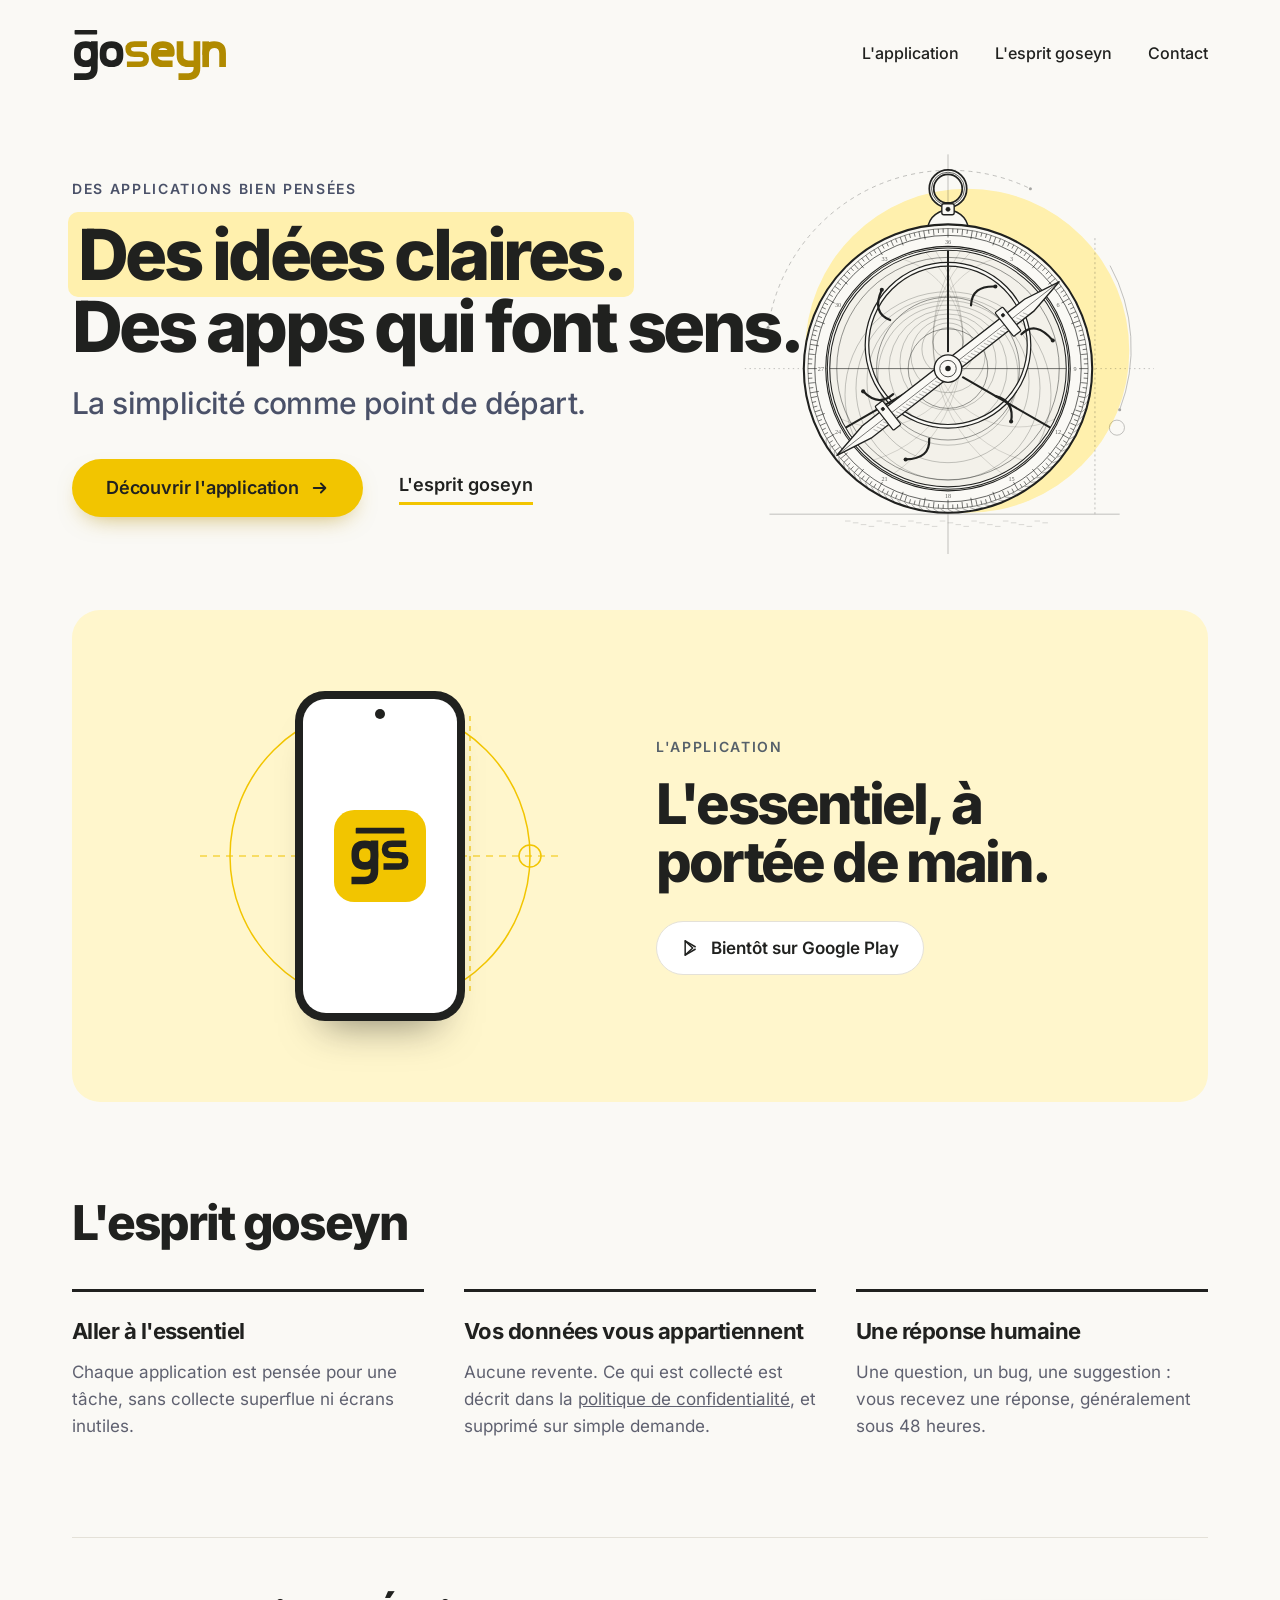
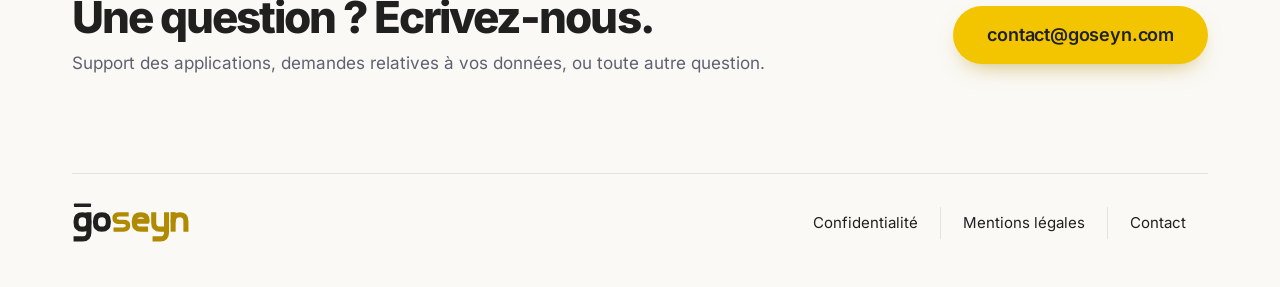
<file: index.html>
<!doctype html>
<html lang="fr">
<head>
<meta charset="utf-8">
<meta name="viewport" content="width=device-width, initial-scale=1">
<title>goseyn — des applications bien pensées</title>
<meta name="description" content="goseyn conçoit des applications mobiles simples, qui vont à l'essentiel et respectent vos données.">
<meta name="theme-color" content="#FAF9F5">
<link rel="icon" href="/favicon.ico" sizes="any">
<link rel="icon" href="/favicon.svg" type="image/svg+xml">
<link rel="apple-touch-icon" href="/apple-touch-icon.png">
<link rel="preload" href="/assets/fonts/inter-latin-wght-normal.woff2" as="font" type="font/woff2" crossorigin>
<link rel="stylesheet" href="/assets/css/site.css">
<meta property="og:title" content="goseyn">
<meta property="og:description" content="Des idées claires. Des apps qui font sens.">
<meta property="og:image" content="https://goseyn.com/assets/brand/png/og-image.png">
</head>
<body>
<a class="skip" href="#contenu">Aller au contenu</a>
<div class="wrap">
  <header class="site-header">
    <a class="logo" href="/" aria-label="goseyn, accueil"><img src="/assets/brand/goseyn-wordmark.svg" alt="goseyn" width="156" height="54"></a>
    <nav class="site-nav" aria-label="Navigation principale">
      <a href="#application">L'application</a>
      <a class="opt" href="#esprit">L'esprit goseyn</a>
      <a href="#contact">Contact</a>
    </nav>
  </header>

  <main id="contenu">
    <section class="hero">
      <div>
        <p class="eyebrow">Des applications bien pensées</p>
        <h1><span class="line"><span class="mark">Des idées claires.</span></span><br><span class="line">Des apps qui font sens.</span></h1>
        <p class="lead">La simplicité comme point de départ.</p>
        <div class="actions">
          <a class="btn btn-yellow" href="#application">Découvrir l'application
            <svg viewBox="0 0 20 20" fill="none" stroke="currentColor" stroke-width="2" stroke-linecap="round" stroke-linejoin="round" aria-hidden="true"><path d="M3 10h13M11 5l5 5-5 5"/></svg></a>
          <a class="link" href="#esprit">L'esprit goseyn</a>
        </div>
      </div>
      <img class="hero-art" src="/assets/img/astrolabe.svg" alt="" width="560" height="560">
    </section>

    <section class="panel" id="application" aria-labelledby="app-titre">
      <div class="phone-stage">
        <svg class="orbit" viewBox="0 0 360 360" fill="none" aria-hidden="true">
          <circle cx="180" cy="180" r="150" stroke="#F2C500" stroke-width="1.5"/>
          <path d="M0 180H360" stroke="#F2C500" stroke-width="1.2" stroke-dasharray="7 6"/>
          <path d="M270 40V320" stroke="#F2C500" stroke-width="1.2" stroke-dasharray="5 5"/>
          <circle cx="330" cy="180" r="11" stroke="#F2C500" stroke-width="1.5"/>
        </svg>
        <div class="phone" role="img" aria-label="Icône de l'application goseyn sur un téléphone">
          <div class="screen"><img src="/assets/brand/gs-jaune.svg" alt="" width="92" height="92"></div>
        </div>
      </div>
      <div>
        <p class="label">L'application</p>
        <h2 id="app-titre">L'essentiel, à portée de main.</h2>
        <span class="soon">
          <svg viewBox="0 0 24 24" fill="none" stroke="currentColor" stroke-width="1.8" stroke-linecap="round" stroke-linejoin="round" aria-hidden="true"><path d="M5 3.5v17l9-8.5-9-8.5z"/><path d="M5 3.5l12 7M5 20.5l12-7"/></svg>
          Bientôt sur Google Play
        </span>
      </div>
    </section>

    <section class="section" id="esprit" aria-labelledby="esprit-titre">
      <h2 id="esprit-titre">L'esprit goseyn</h2>
      <ul class="principles">
        <li><h3>Aller à l'essentiel</h3><p>Chaque application est pensée pour une tâche, sans collecte superflue ni écrans inutiles.</p></li>
        <li><h3>Vos données vous appartiennent</h3><p>Aucune revente. Ce qui est collecté est décrit dans la <a href="/confidentialite.html">politique de confidentialité</a>, et supprimé sur simple demande.</p></li>
        <li><h3>Une réponse humaine</h3><p>Une question, un bug, une suggestion : vous recevez une réponse, généralement sous 48 heures.</p></li>
      </ul>
    </section>

    <section class="contact" id="contact" aria-labelledby="contact-titre">
      <div>
        <h2 id="contact-titre">Une question&nbsp;? Écrivez-nous.</h2>
        <p>Support des applications, demandes relatives à vos données, ou toute autre question.</p>
      </div>
      <a class="btn btn-yellow" href="mailto:contact@goseyn.com">contact@goseyn.com</a>
    </section>
  </main>

  <footer class="site-footer">
    <a class="logo" href="/" aria-label="goseyn, accueil"><img src="/assets/brand/goseyn-wordmark.svg" alt="goseyn" width="118" height="41"></a>
    <nav class="footer-nav" aria-label="Liens légaux">
      <a href="/confidentialite.html">Confidentialité</a>
      <a href="/mentions-legales.html">Mentions légales</a>
      <a href="mailto:contact@goseyn.com">Contact</a>
    </nav>
  </footer>
</div>
</body>
</html>
</file>
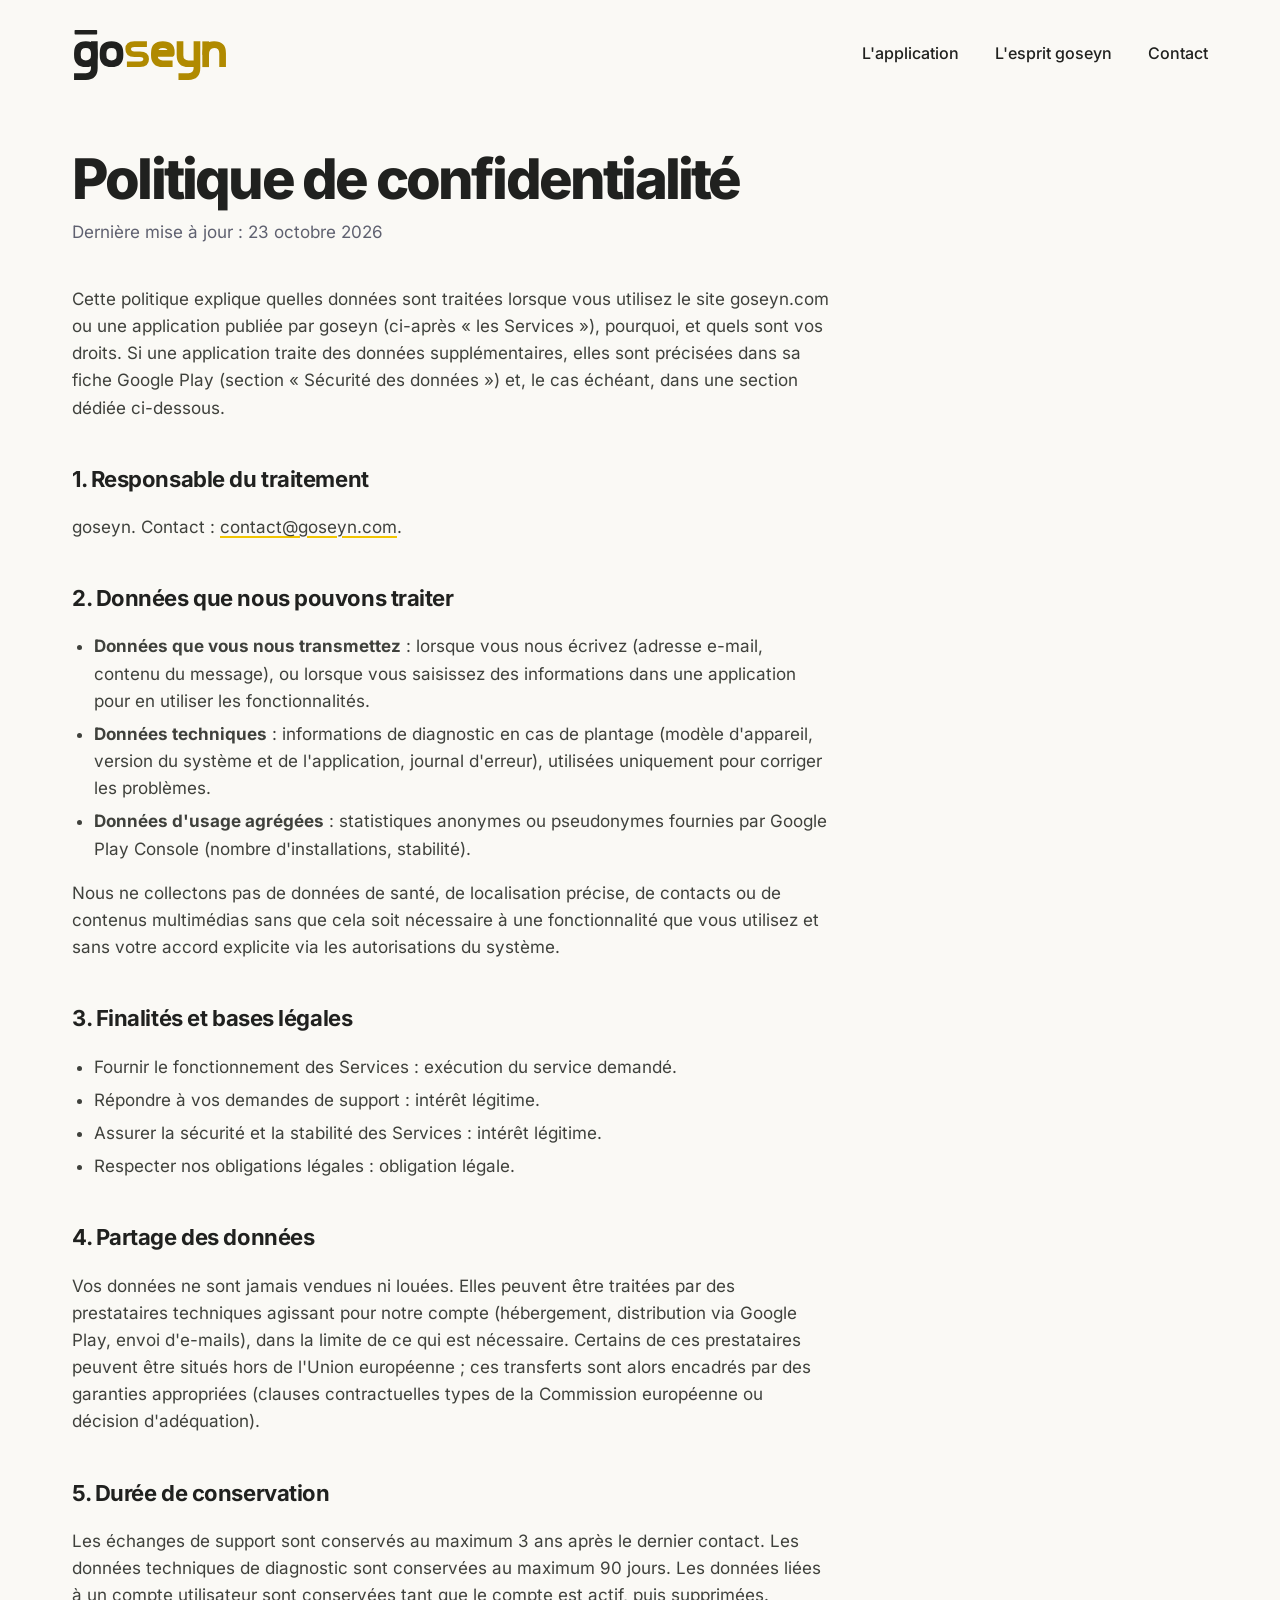
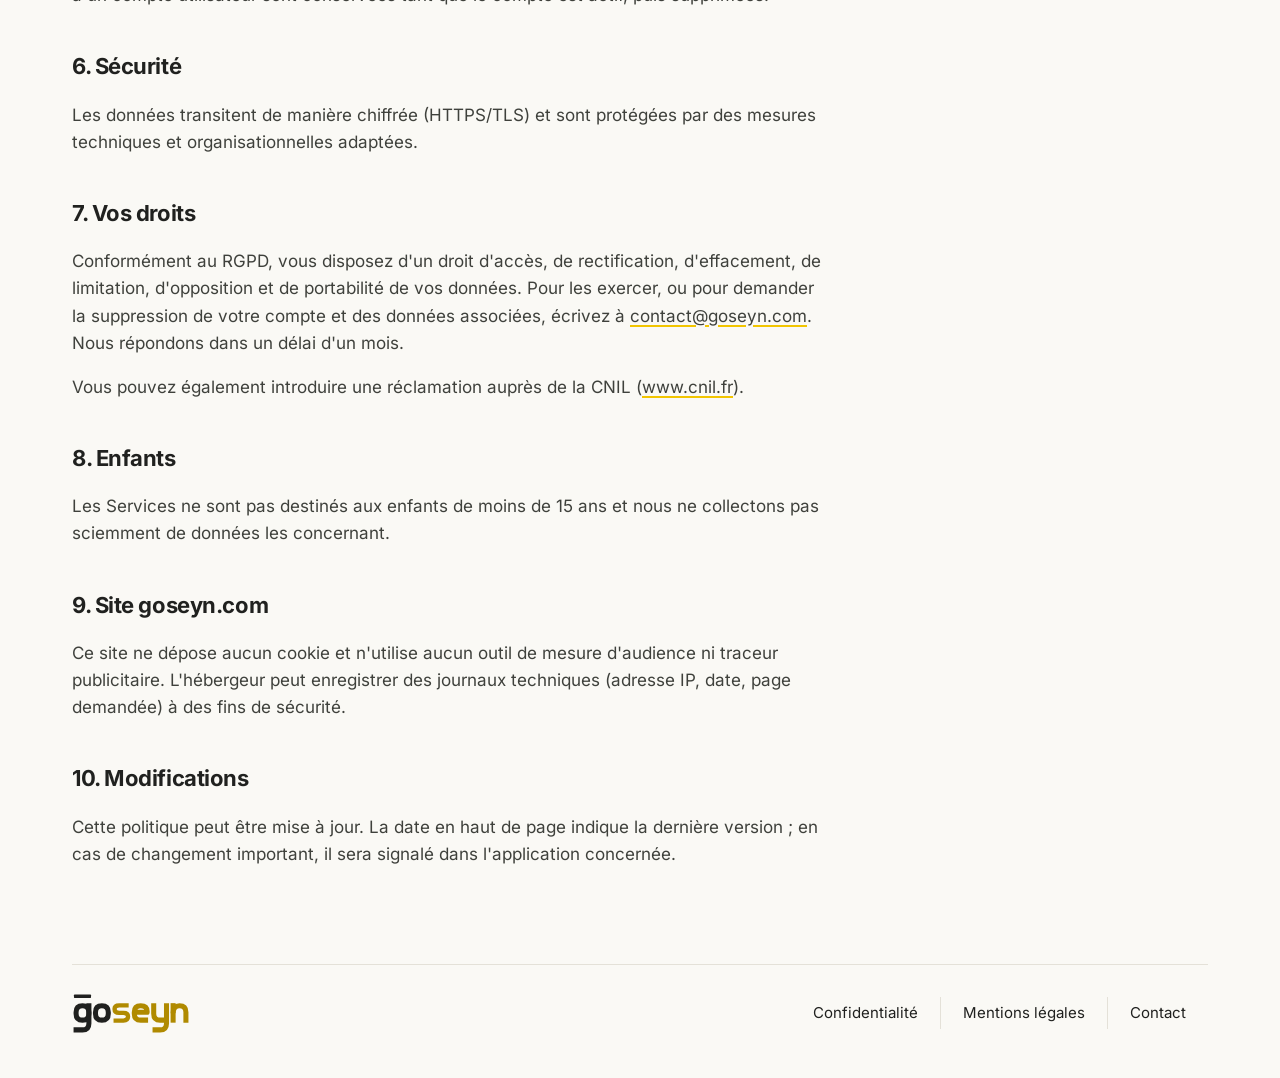
<file: confidentialite.html>
<!doctype html>
<html lang="fr">
<head>
<meta charset="utf-8">
<meta name="viewport" content="width=device-width, initial-scale=1">
<title>Politique de confidentialité — goseyn</title>
<meta name="description" content="Politique de confidentialité du site et des applications goseyn.">
<meta name="theme-color" content="#FAF9F5">
<link rel="icon" href="/favicon.ico" sizes="any">
<link rel="icon" href="/favicon.svg" type="image/svg+xml">
<link rel="apple-touch-icon" href="/apple-touch-icon.png">
<link rel="preload" href="/assets/fonts/inter-latin-wght-normal.woff2" as="font" type="font/woff2" crossorigin>
<link rel="stylesheet" href="/assets/css/site.css">
</head>
<body>
<a class="skip" href="#contenu">Aller au contenu</a>
<div class="wrap">
  <header class="site-header">
    <a class="logo" href="/" aria-label="goseyn, accueil"><img src="/assets/brand/goseyn-wordmark.svg" alt="goseyn" width="156" height="54"></a>
    <nav class="site-nav" aria-label="Navigation principale">
      <a href="/#application">L'application</a>
      <a class="opt" href="/#esprit">L'esprit goseyn</a>
      <a href="/#contact">Contact</a>
    </nav>
  </header>
  <main id="contenu" class="doc">
    <h1>Politique de confidentialité</h1>
    <p class="date">Dernière mise à jour : 23 octobre 2026</p>
    <p>Cette politique explique quelles données sont traitées lorsque vous utilisez le site goseyn.com ou une application publiée par goseyn (ci-après « les Services »), pourquoi, et quels sont vos droits. Si une application traite des données supplémentaires, elles sont précisées dans sa fiche Google Play (section « Sécurité des données ») et, le cas échéant, dans une section dédiée ci-dessous.</p>
    <h2>1. Responsable du traitement</h2>
    <p>goseyn. Contact : <a href="mailto:contact@goseyn.com">contact@goseyn.com</a>.</p>
    <h2>2. Données que nous pouvons traiter</h2>
    <ul>
      <li><strong>Données que vous nous transmettez</strong> : lorsque vous nous écrivez (adresse e-mail, contenu du message), ou lorsque vous saisissez des informations dans une application pour en utiliser les fonctionnalités.</li>
      <li><strong>Données techniques</strong> : informations de diagnostic en cas de plantage (modèle d'appareil, version du système et de l'application, journal d'erreur), utilisées uniquement pour corriger les problèmes.</li>
      <li><strong>Données d'usage agrégées</strong> : statistiques anonymes ou pseudonymes fournies par Google Play Console (nombre d'installations, stabilité).</li>
    </ul>
    <p>Nous ne collectons pas de données de santé, de localisation précise, de contacts ou de contenus multimédias sans que cela soit nécessaire à une fonctionnalité que vous utilisez et sans votre accord explicite via les autorisations du système.</p>
    <h2>3. Finalités et bases légales</h2>
    <ul>
      <li>Fournir le fonctionnement des Services : exécution du service demandé.</li>
      <li>Répondre à vos demandes de support : intérêt légitime.</li>
      <li>Assurer la sécurité et la stabilité des Services : intérêt légitime.</li>
      <li>Respecter nos obligations légales : obligation légale.</li>
    </ul>
    <h2>4. Partage des données</h2>
    <p>Vos données ne sont jamais vendues ni louées. Elles peuvent être traitées par des prestataires techniques agissant pour notre compte (hébergement, distribution via Google Play, envoi d'e-mails), dans la limite de ce qui est nécessaire. Certains de ces prestataires peuvent être situés hors de l'Union européenne ; ces transferts sont alors encadrés par des garanties appropriées (clauses contractuelles types de la Commission européenne ou décision d'adéquation).</p>
    <h2>5. Durée de conservation</h2>
    <p>Les échanges de support sont conservés au maximum 3 ans après le dernier contact. Les données techniques de diagnostic sont conservées au maximum 90 jours. Les données liées à un compte utilisateur sont conservées tant que le compte est actif, puis supprimées.</p>
    <h2>6. Sécurité</h2>
    <p>Les données transitent de manière chiffrée (HTTPS/TLS) et sont protégées par des mesures techniques et organisationnelles adaptées.</p>
    <h2>7. Vos droits</h2>
    <p>Conformément au RGPD, vous disposez d'un droit d'accès, de rectification, d'effacement, de limitation, d'opposition et de portabilité de vos données. Pour les exercer, ou pour demander la suppression de votre compte et des données associées, écrivez à <a href="mailto:contact@goseyn.com">contact@goseyn.com</a>. Nous répondons dans un délai d'un mois.</p>
    <p>Vous pouvez également introduire une réclamation auprès de la CNIL (<a href="https://www.cnil.fr" rel="noopener">www.cnil.fr</a>).</p>
    <h2>8. Enfants</h2>
    <p>Les Services ne sont pas destinés aux enfants de moins de 15 ans et nous ne collectons pas sciemment de données les concernant.</p>
    <h2>9. Site goseyn.com</h2>
    <p>Ce site ne dépose aucun cookie et n'utilise aucun outil de mesure d'audience ni traceur publicitaire. L'hébergeur peut enregistrer des journaux techniques (adresse IP, date, page demandée) à des fins de sécurité.</p>
    <h2>10. Modifications</h2>
    <p>Cette politique peut être mise à jour. La date en haut de page indique la dernière version ; en cas de changement important, il sera signalé dans l'application concernée.</p>
  </main>
  <footer class="site-footer">
    <a class="logo" href="/" aria-label="goseyn, accueil"><img src="/assets/brand/goseyn-wordmark.svg" alt="goseyn" width="118" height="41"></a>
    <nav class="footer-nav" aria-label="Liens légaux">
      <a href="/confidentialite.html">Confidentialité</a>
      <a href="/mentions-legales.html">Mentions légales</a>
      <a href="mailto:contact@goseyn.com">Contact</a>
    </nav>
  </footer>
</div>
</body>
</html>
</file>
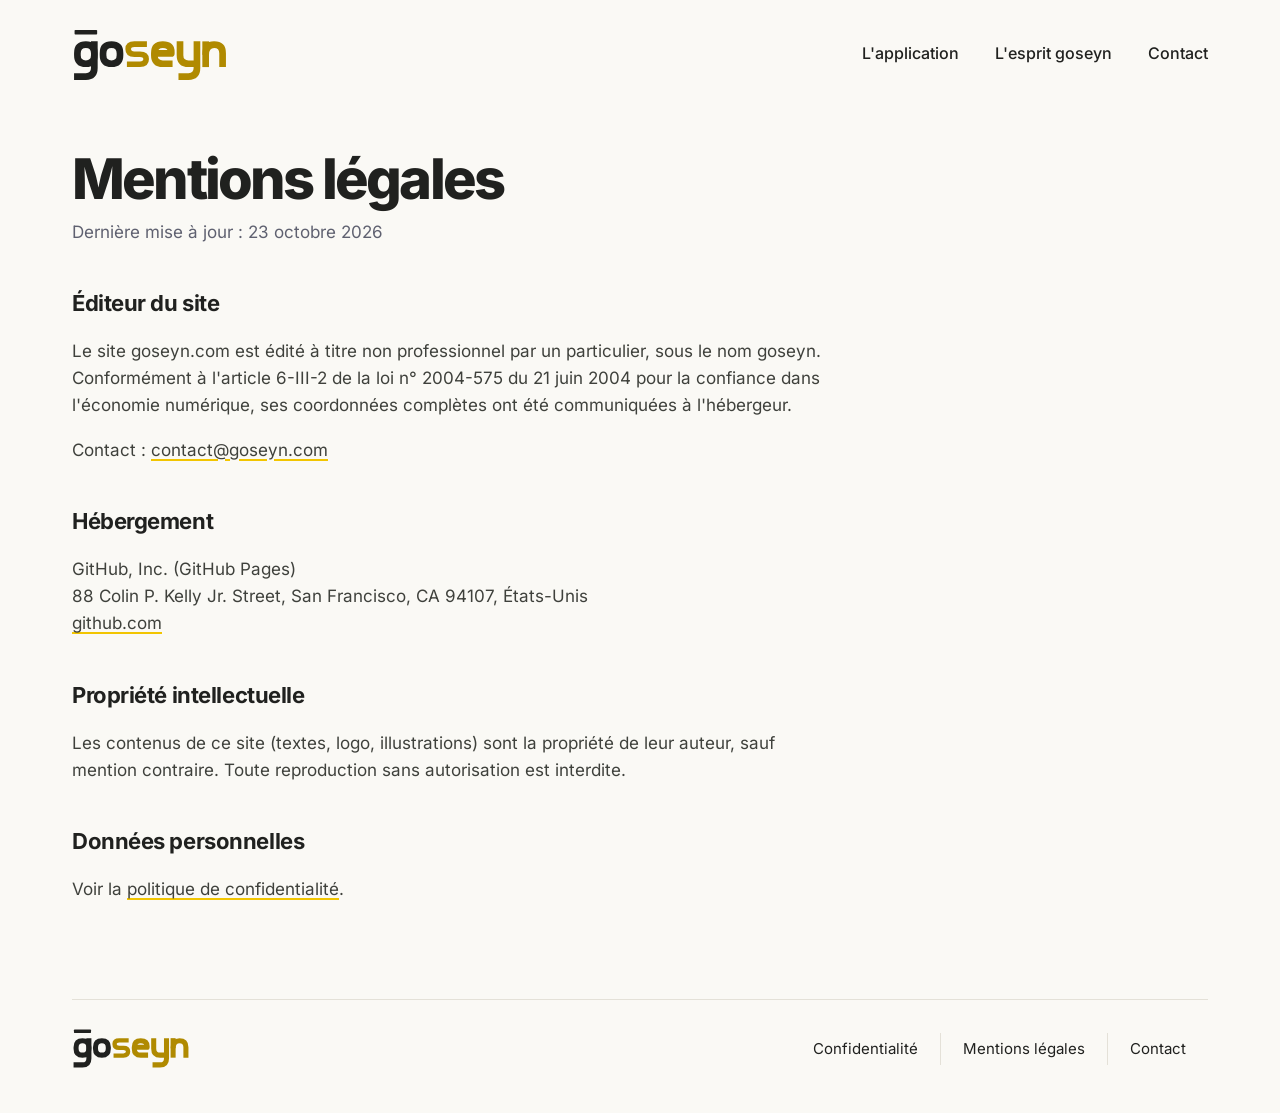
<file: mentions-legales.html>
<!doctype html>
<html lang="fr">
<head>
<meta charset="utf-8">
<meta name="viewport" content="width=device-width, initial-scale=1">
<title>Mentions légales — goseyn</title>
<meta name="description" content="Mentions légales du site goseyn.com.">
<meta name="theme-color" content="#FAF9F5">
<link rel="icon" href="/favicon.ico" sizes="any">
<link rel="icon" href="/favicon.svg" type="image/svg+xml">
<link rel="apple-touch-icon" href="/apple-touch-icon.png">
<link rel="preload" href="/assets/fonts/inter-latin-wght-normal.woff2" as="font" type="font/woff2" crossorigin>
<link rel="stylesheet" href="/assets/css/site.css">
</head>
<body>
<a class="skip" href="#contenu">Aller au contenu</a>
<div class="wrap">
  <header class="site-header">
    <a class="logo" href="/" aria-label="goseyn, accueil"><img src="/assets/brand/goseyn-wordmark.svg" alt="goseyn" width="156" height="54"></a>
    <nav class="site-nav" aria-label="Navigation principale">
      <a href="/#application">L'application</a>
      <a class="opt" href="/#esprit">L'esprit goseyn</a>
      <a href="/#contact">Contact</a>
    </nav>
  </header>
  <main id="contenu" class="doc">
    <h1>Mentions légales</h1>
    <p class="date">Dernière mise à jour : 23 octobre 2026</p>
    <h2>Éditeur du site</h2>
    <p>Le site goseyn.com est édité à titre non professionnel par un particulier, sous le nom goseyn. Conformément à l'article 6-III-2 de la loi n° 2004-575 du 21 juin 2004 pour la confiance dans l'économie numérique, ses coordonnées complètes ont été communiquées à l'hébergeur.</p>
    <p>Contact : <a href="mailto:contact@goseyn.com">contact@goseyn.com</a></p>
    <h2>Hébergement</h2>
    <p>GitHub, Inc. (GitHub Pages)<br>88 Colin P. Kelly Jr. Street, San Francisco, CA 94107, États-Unis<br><a href="https://github.com" rel="noopener">github.com</a></p>
    <h2>Propriété intellectuelle</h2>
    <p>Les contenus de ce site (textes, logo, illustrations) sont la propriété de leur auteur, sauf mention contraire. Toute reproduction sans autorisation est interdite.</p>
    <h2>Données personnelles</h2>
    <p>Voir la <a href="/confidentialite.html">politique de confidentialité</a>.</p>
  </main>
  <footer class="site-footer">
    <a class="logo" href="/" aria-label="goseyn, accueil"><img src="/assets/brand/goseyn-wordmark.svg" alt="goseyn" width="118" height="41"></a>
    <nav class="footer-nav" aria-label="Liens légaux">
      <a href="/confidentialite.html">Confidentialité</a>
      <a href="/mentions-legales.html">Mentions légales</a>
      <a href="mailto:contact@goseyn.com">Contact</a>
    </nav>
  </footer>
</div>
</body>
</html>
</file>
<file: assets/css/site.css>
/* goseyn — identité « Structuré », déclinaison jaune */
@font-face{font-family:"Inter";font-style:normal;font-weight:100 900;font-display:swap;src:url(/assets/fonts/inter-latin-wght-normal.woff2) format("woff2");unicode-range:U+0000-00FF,U+0131,U+0152-0153,U+02BB-02BC,U+02C6,U+02DA,U+02DC,U+0304,U+0308,U+0329,U+2000-206F,U+20AC,U+2122,U+2191,U+2193,U+2212,U+2215,U+FEFF,U+FFFD}
@font-face{font-family:"Inter";font-style:normal;font-weight:100 900;font-display:swap;src:url(/assets/fonts/inter-latin-ext-wght-normal.woff2) format("woff2");unicode-range:U+0100-02BA,U+02BD-02C5,U+02C7-02CC,U+02CE-02D7,U+02DD-02FF,U+0304,U+0308,U+0329,U+1D00-1DBF,U+1E00-1E9F,U+1EF2-1EFF,U+2020,U+20A0-20AB,U+20AD-20C0,U+2113,U+2C60-2C7F,U+A720-A7FF}

:root{
  --ink:#20211F;
  --ink-2:#4A5168;      /* sous-titres ardoise */
  --muted:#5F6170;
  --yellow:#F2C500;     /* boutons, fonds d'icônes */
  --gold:#B08A00;       /* « seyn » sur fond clair */
  --bg:#FAF9F5;
  --highlight:#FFF0AD;
  --panel:#FFF6CC;
  --line:#E4E1D8;
  --radius:28px;
}
*{box-sizing:border-box}
html{scroll-behavior:smooth;-webkit-text-size-adjust:100%}
body{margin:0;background:var(--bg);color:var(--ink);font:17px/1.6 "Inter",system-ui,-apple-system,"Segoe UI",Roboto,sans-serif;-webkit-font-smoothing:antialiased}
img,svg{display:block;max-width:100%;height:auto}
a{color:inherit}
:focus-visible{outline:3px solid var(--ink);outline-offset:4px;border-radius:8px}
.skip{position:absolute;left:16px;top:-60px;background:var(--ink);color:var(--bg);padding:10px 16px;border-radius:10px;z-index:10}
.skip:focus{top:12px}
.wrap{max-width:1200px;margin:0 auto;padding:0 32px}

/* en-tête */
.site-header{display:flex;align-items:center;justify-content:space-between;gap:24px;padding:28px 0 20px}
.logo{display:inline-block;line-height:0;border-radius:6px}
.logo img{width:156px;height:auto}
.site-nav{display:flex;gap:36px;font-size:16px;font-weight:500}
.site-nav a{text-decoration:none;padding:6px 0;border-bottom:2px solid transparent}
.site-nav a:hover{border-bottom-color:var(--yellow)}

/* hero */
.hero{display:grid;grid-template-columns:1.25fr .75fr;gap:0;align-items:center;padding:40px 0 56px}
.eyebrow{font-size:14px;font-weight:600;letter-spacing:.12em;text-transform:uppercase;color:var(--ink-2);margin:0 0 18px}
.hero h1{font-size:clamp(40px,5.5vw,76px);line-height:1.02;letter-spacing:-.05em;font-weight:800;margin:0 0 22px}
.mark{background:var(--highlight);border-radius:10px;padding:0 .14em;margin-left:-.06em;box-decoration-break:clone;-webkit-box-decoration-break:clone}
.lead{font-size:clamp(20px,2.4vw,30px);line-height:1.3;letter-spacing:-.02em;font-weight:500;color:var(--ink-2);margin:0 0 36px}
.actions{display:flex;align-items:center;gap:36px;flex-wrap:wrap}
.btn{display:inline-flex;align-items:center;gap:12px;min-height:58px;padding:0 34px;border-radius:999px;font-weight:600;font-size:18px;text-decoration:none;letter-spacing:-.01em}
.btn svg{width:18px;height:18px}
.btn-yellow{background:var(--yellow);color:var(--ink);box-shadow:0 10px 24px -12px rgba(176,138,0,.7)}
.btn-yellow:hover{background:#E6BA00}
.btn-outline{background:#fff;border:1.5px solid var(--line);color:var(--ink);min-height:54px;padding:0 26px}
.link{font-weight:600;font-size:18px;text-decoration:none;border-bottom:3px solid var(--yellow);padding-bottom:2px}
.link:hover{border-bottom-color:var(--gold)}
.hero-art{justify-self:end;width:135%;max-width:580px;margin-right:-48px}
.hero h1 .line{white-space:nowrap}

/* panneau application */
.panel{background:var(--panel);border-radius:var(--radius);display:grid;grid-template-columns:1fr 1fr;align-items:center;gap:32px;padding:56px 64px;margin-bottom:96px;scroll-margin-top:24px}
.phone-stage{position:relative;display:grid;place-items:center;min-height:380px}
.phone-stage .orbit{position:absolute;inset:0;margin:auto;width:min(100%,360px);height:auto;pointer-events:none}
.phone{position:relative;width:170px;height:330px;border-radius:30px;background:var(--ink);padding:8px;box-shadow:0 30px 40px -28px rgba(32,33,31,.55)}
.phone .screen{width:100%;height:100%;border-radius:23px;background:#fff;display:grid;place-items:center;position:relative}
.phone .screen:before{content:"";position:absolute;top:10px;left:50%;width:10px;height:10px;margin-left:-5px;border-radius:50%;background:var(--ink)}
.phone .screen img{width:92px;height:92px}
.panel .label{font-size:14px;font-weight:600;letter-spacing:.12em;text-transform:uppercase;color:#56606A;margin:0 0 16px}
.panel h2{font-size:clamp(34px,4.4vw,56px);line-height:1.04;letter-spacing:-.05em;font-weight:800;margin:0 0 30px}
.soon{display:inline-flex;align-items:center;gap:10px;min-height:54px;padding:0 24px;border-radius:999px;background:#fff;border:1.5px solid var(--line);font-weight:600;font-size:17px}
.soon svg{width:20px;height:20px}

/* esprit */
.section{padding:0 0 96px;scroll-margin-top:24px}
.section h2{font-size:clamp(32px,4vw,48px);line-height:1.06;letter-spacing:-.045em;font-weight:800;margin:0 0 40px}
.principles{display:grid;grid-template-columns:repeat(3,1fr);gap:40px;margin:0;padding:0;list-style:none}
.principles li{border-top:3px solid var(--ink);padding-top:22px}
.principles h3{font-size:22px;letter-spacing:-.025em;margin:0 0 10px;font-weight:700}
.principles p{margin:0;color:var(--muted);max-width:34ch}

/* contact */
.contact{display:flex;align-items:center;justify-content:space-between;gap:32px;flex-wrap:wrap;border-top:1px solid var(--line);padding-top:56px}
.contact h2{margin:0;font-size:clamp(30px,3.6vw,44px);line-height:1.06;letter-spacing:-.045em;font-weight:800}
.contact p{margin:10px 0 0;color:var(--muted)}

/* pied de page */
.site-footer{display:flex;align-items:center;justify-content:space-between;gap:24px;flex-wrap:wrap;border-top:1px solid var(--line);margin-top:96px;padding:28px 0 44px}
.site-footer .logo img{width:118px}
.footer-nav{display:flex;flex-wrap:wrap;font-size:15px}
.footer-nav a{text-decoration:none;padding:4px 22px;border-left:1px solid var(--line)}
.footer-nav a:first-child{border-left:0}
.footer-nav a:hover{text-decoration:underline;text-decoration-color:var(--yellow);text-decoration-thickness:3px;text-underline-offset:4px}

/* pages de texte */
.doc{max-width:760px;padding:48px 0 0}
.doc h1{font-size:clamp(36px,5vw,56px);line-height:1.05;letter-spacing:-.05em;font-weight:800;margin:0 0 10px}
.doc .date{color:var(--muted);margin:0 0 40px}
.doc h2{font-size:22px;letter-spacing:-.02em;margin:40px 0 10px;font-weight:700}
.doc p,.doc li{color:#3F413C}
.doc ul{padding-left:22px}
.doc li{margin:6px 0}
.doc a{text-decoration-color:var(--yellow);text-decoration-thickness:2px;text-underline-offset:3px}

@media (max-width:960px){
  .hero{grid-template-columns:1fr;padding-top:24px}
  .hero-art{justify-self:center;width:min(100%,340px);margin:8px 0 0}
  .hero h1 .line{white-space:normal}
  .panel{grid-template-columns:1fr;padding:44px 28px;text-align:center}
  .panel .soon{margin:0 auto}
  .principles{grid-template-columns:1fr;gap:28px}
}
@media (max-width:640px){
  .wrap{padding:0 20px}
  .site-header{padding:20px 0 8px}
  .logo img{width:124px}
  .site-nav{gap:18px;font-size:15px}
  .site-nav .opt{display:none}
  .actions{gap:22px}
  .btn{min-height:54px;padding:0 26px;font-size:17px}
  .phone-stage{min-height:330px}
  .footer-nav{gap:6px 20px}
  .footer-nav a{padding:4px 0;border-left:0}
}
@media (prefers-reduced-motion:reduce){html{scroll-behavior:auto}}
</file>
